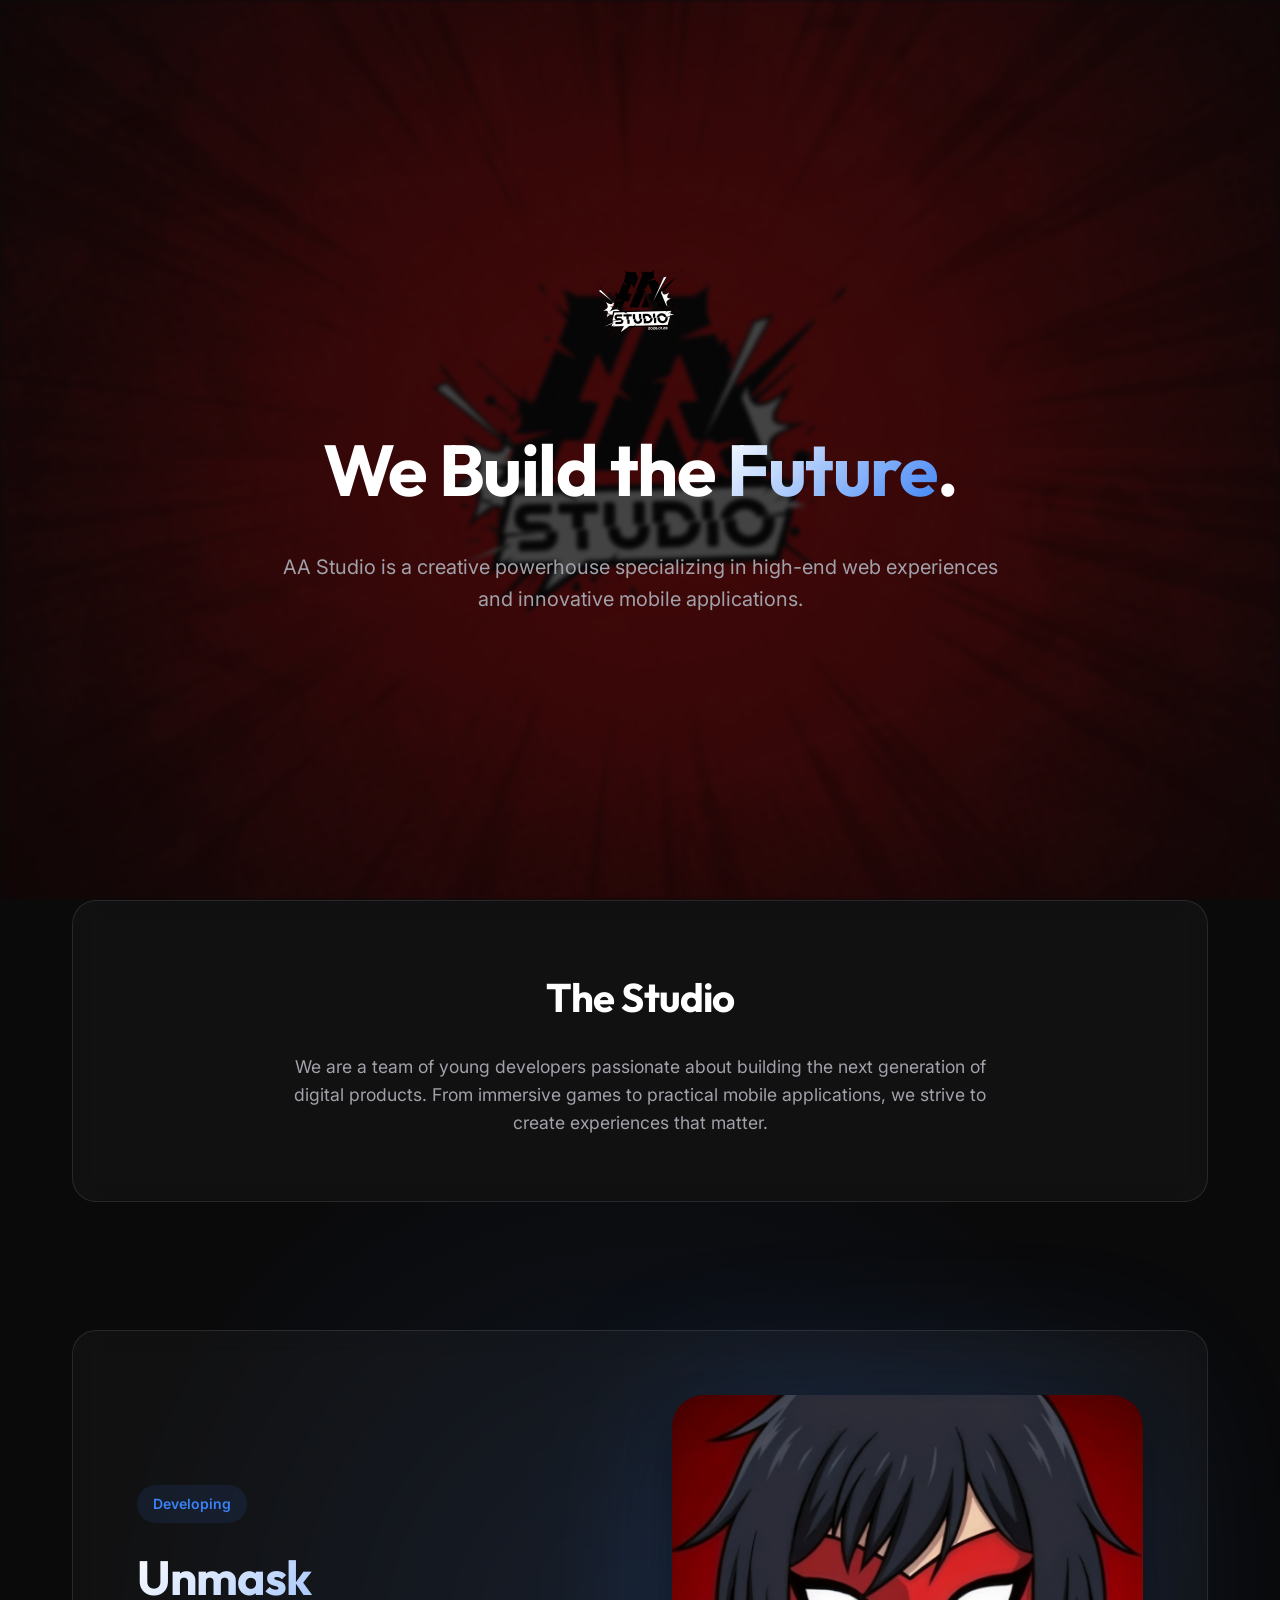
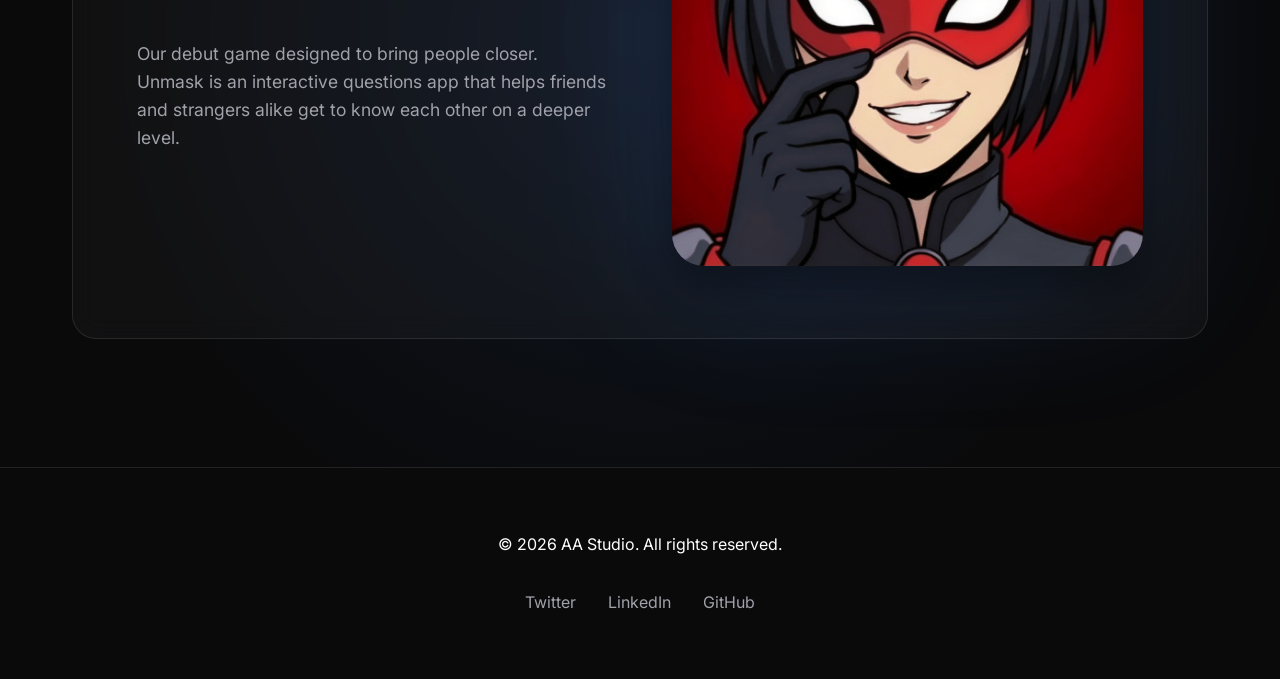
<file: index.html>
<!DOCTYPE html>
<html lang="en">

<head>
    <meta charset="UTF-8">
    <meta name="viewport" content="width=device-width, initial-scale=1.0">
    <title>AA Studio | Innovation in Development</title>
    <meta name="description"
        content="AA Studio is a leading digital agency creating next-generation applications and web experiences.">
    <!-- Google Fonts -->
    <link rel="preconnect" href="https://fonts.googleapis.com">
    <link rel="preconnect" href="https://fonts.gstatic.com" crossorigin>
    <link href="https://fonts.googleapis.com/css2?family=Inter:wght@400;500;600&family=Outfit:wght@700;800&display=swap"
        rel="stylesheet">
    <link rel="stylesheet" href="index.css">
</head>

<body>

    <header class="hero">
        <div class="hero-bg">
            <img src="assets/company-cover.jpg" alt="AA Studio Background">
        </div>
        <div class="hero-content container">
            <img src="assets/company-logo.png" alt="AA Studio Logo" class="logo-main">
            <h1 class="hero-title">We Build the <span class="gradient-text">Future</span>.</h1>
            <p class="hero-subtitle">AA Studio is a creative powerhouse specializing in high-end web experiences and
                innovative mobile applications.</p>
            <div class="scroll-indicator">
                <!-- Add scroll hint? -->
            </div>
        </div>
    </header>

    <main>
        <section id="about" class="container">
            <div class="glass" style="padding: 4rem; text-align: center;">
                <h2 style="font-size: 2.5rem; margin-bottom: 1.5rem;">The Studio</h2>
                <p style="color: var(--text-secondary); max-width: 700px; margin: 0 auto; font-size: 1.1rem;">
                    We are a team of young developers passionate about building the next generation of digital products.
                    From immersive games to practical mobile applications, we strive to create experiences that matter.
                </p>
            </div>
        </section>

        <section id="projects" class="unmask-section">
            <div class="container">
                <div class="glass feature-card">
                    <div class="feature-info">
                        <span class="badge">Developing</span>
                        <h2 style="font-size: 3rem; margin-bottom: 1.5rem;" class="gradient-text">Unmask</h2>
                        <p style="color: var(--text-secondary); margin-bottom: 2rem; font-size: 1.1rem;">
                            Our debut game designed to bring people closer. Unmask is an interactive questions app that
                            helps friends and strangers alike get to know each other on a deeper level.
                        </p>
                    </div>
                    <div class="app-logo-container">
                        <img src="assets/app-logo.jpg" alt="Unmask App Logo" class="app-logo">
                    </div>
                </div>
            </div>
        </section>
    </main>

    <footer>
        <div class="container">
            <p>&copy; 2026 AA Studio. All rights reserved.</p>
            <div class="social-links">
                <a href="#" class="social-link">Twitter</a>
                <a href="#" class="social-link">LinkedIn</a>
                <a href="#" class="social-link">GitHub</a>
            </div>
        </div>
    </footer>

</body>

</html>
</file>
<file: index.css>
:root {
    --bg-dark: #0a0a0b;
    --bg-card: #161618;
    --text-primary: #ffffff;
    --text-secondary: #a1a1aa;
    --accent: #3b82f6;
    --accent-glow: rgba(59, 130, 246, 0.5);
    --glass-bg: rgba(255, 255, 255, 0.03);
    --glass-border: rgba(255, 255, 255, 0.1);
    --font-main: 'Inter', system-ui, -apple-system, sans-serif;
    --font-display: 'Outfit', var(--font-main);
}

* {
    margin: 0;
    padding: 0;
    box-sizing: border-box;
}

html {
    scroll-behavior: smooth;
}

body {
    background-color: var(--bg-dark);
    color: var(--text-primary);
    font-family: var(--font-main);
    line-height: 1.6;
    overflow-x: hidden;
}

/* Typography */
h1,
h2,
h3 {
    font-family: var(--font-display);
    font-weight: 700;
    letter-spacing: -0.02em;
}

.gradient-text {
    background: linear-gradient(135deg, #fff 0%, #3b82f6 100%);
    -webkit-background-clip: text;
    background-clip: text;
    -webkit-text-fill-color: transparent;
}

/* Layout */
.container {
    max-width: 1200px;
    margin: 0 auto;
    padding: 0 2rem;
}

section {
    padding: 8rem 0;
}

/* Glassmorphism */
.glass {
    background: var(--glass-bg);
    backdrop-filter: blur(12px);
    -webkit-backdrop-filter: blur(12px);
    border: 1px solid var(--glass-border);
    border-radius: 24px;
}

/* Hero Section */
.hero {
    height: 100vh;
    position: relative;
    display: flex;
    align-items: center;
    justify-content: center;
    overflow: hidden;
}

.hero-bg {
    position: absolute;
    top: 0;
    left: 0;
    width: 100%;
    height: 100%;
    z-index: -1;
}

.hero-bg img {
    width: 100%;
    height: 100%;
    object-fit: cover;
    opacity: 0.4;
    filter: brightness(0.6) blur(2px);
}

.hero-content {
    text-align: center;
    z-index: 10;
    max-width: 800px;
}

.logo-main {
    width: 120px;
    margin-bottom: 2rem;
    animation: fadeInDown 1s ease-out;
}

.hero-title {
    font-size: 4.5rem;
    margin-bottom: 1.5rem;
    animation: fadeInUp 1s ease-out 0.2s both;
}

.hero-subtitle {
    font-size: 1.25rem;
    color: var(--text-secondary);
    margin-bottom: 3rem;
    animation: fadeInUp 1s ease-out 0.4s both;
}

/* Feature Section (Unmask) */
.unmask-section {
    background: radial-gradient(circle at 50% 50%, rgba(59, 130, 246, 0.1) 0%, transparent 70%);
}

.feature-card {
    display: grid;
    grid-template-columns: 1fr 1fr;
    gap: 4rem;
    align-items: center;
    padding: 4rem;
}

.app-logo-container {
    position: relative;
}

.app-logo-container::after {
    content: '';
    position: absolute;
    top: 50%;
    left: 50%;
    transform: translate(-50%, -50%);
    width: 100%;
    height: 100%;
    background: var(--accent);
    filter: blur(80px);
    opacity: 0.2;
    z-index: -1;
}

.app-logo {
    width: 100%;
    border-radius: 32px;
    box-shadow: 0 20px 40px rgba(0, 0, 0, 0.4);
}

.badge {
    display: inline-block;
    padding: 0.5rem 1rem;
    background: rgba(59, 130, 246, 0.1);
    color: var(--accent);
    border-radius: 100px;
    font-size: 0.875rem;
    font-weight: 600;
    margin-bottom: 1rem;
}

/* Footer */
footer {
    padding: 4rem 0;
    border-top: 1px solid var(--glass-border);
    text-align: center;
}

.social-links {
    display: flex;
    justify-content: center;
    gap: 2rem;
    margin-top: 2rem;
}

.social-link {
    color: var(--text-secondary);
    text-decoration: none;
    transition: color 0.3s ease;
}

.social-link:hover {
    color: var(--text-primary);
}

/* Animations */
@keyframes fadeInUp {
    from {
        opacity: 0;
        transform: translateY(30px);
    }

    to {
        opacity: 1;
        transform: translateY(0);
    }
}

@keyframes fadeInDown {
    from {
        opacity: 0;
        transform: translateY(-30px);
    }

    to {
        opacity: 1;
        transform: translateY(0);
    }
}

/* Responsive */
@media (max-width: 768px) {
    .hero-title {
        font-size: 3rem;
    }

    .feature-card {
        grid-template-columns: 1fr;
        padding: 2rem;
    }

    section {
        padding: 4rem 0;
    }
}
</file>
